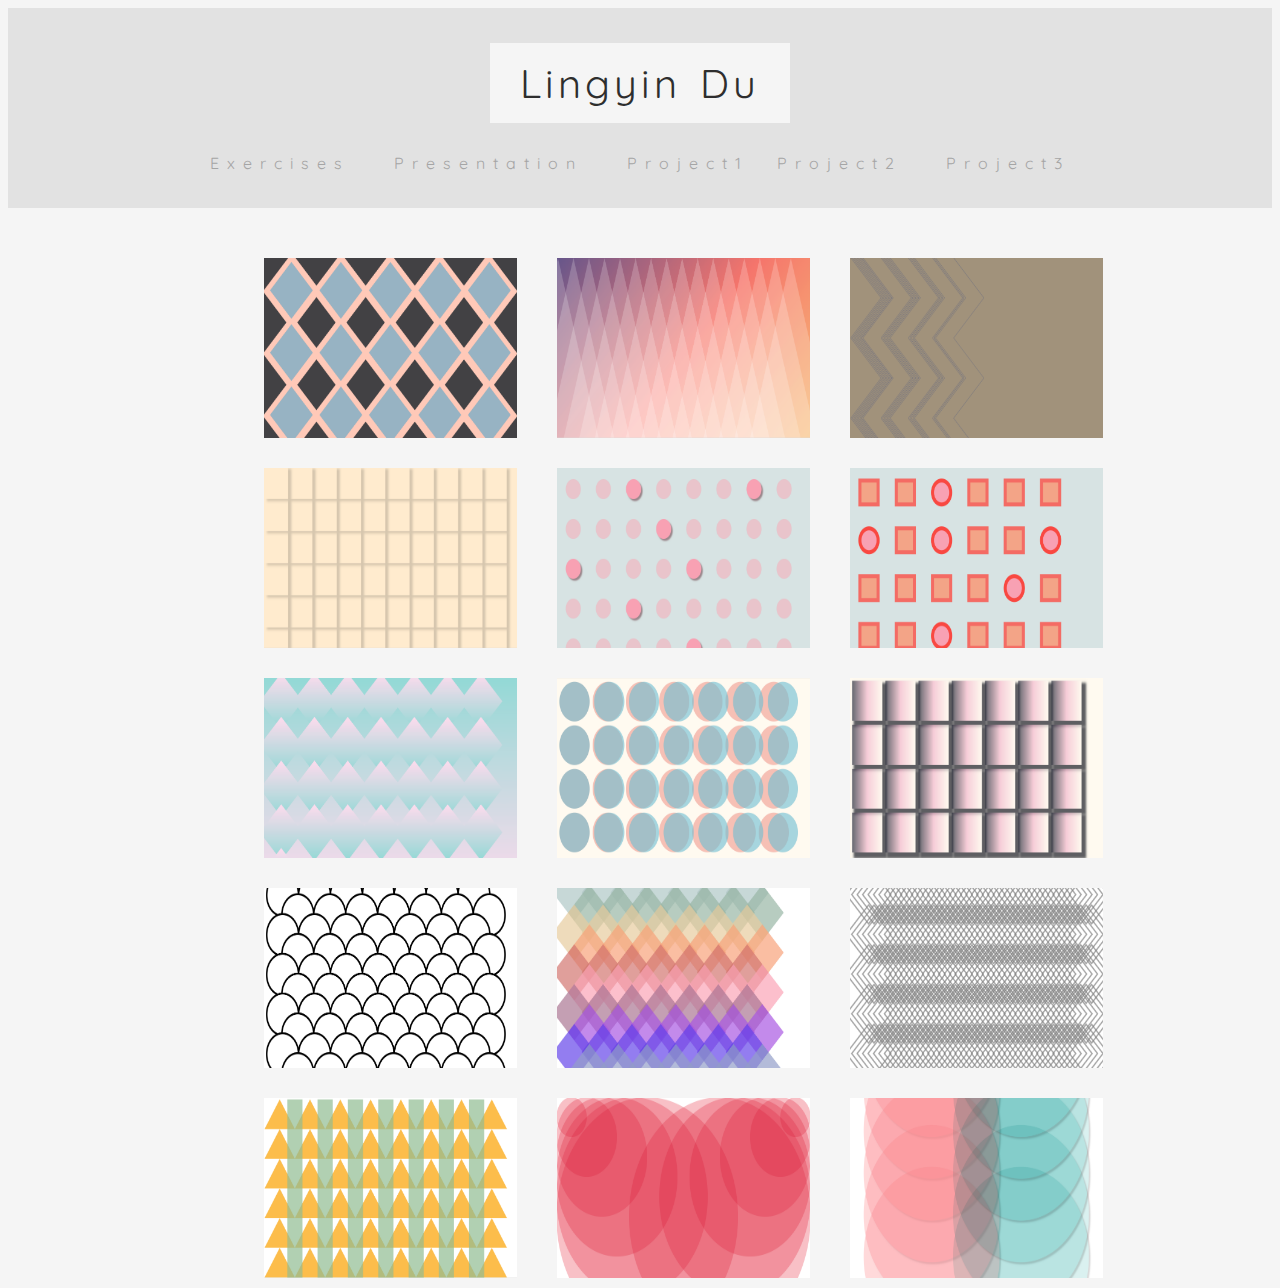
<file: index.html>
<!DOCTYPE html>
<html>

<head>
    <title>Lingyin Homepage</title>
    <meta charset="utf-8" />
    <link rel="stylesheet" href="./main.css" type="text/css" />
    <link rel="stylesheet" href="https://fonts.googleapis.com/css?family=Quicksand">
    <style type="text/css">
   
    </style>
</head>

<body>
    <div id="head">
        <div>
      <span>
      Lingyin Du 
    </span>
    </div>
        <div id="nav">
        <ui>
            <li><a href="button/index.html">Exercises &nbsp</a></li>
            <li><a href="presentation.html">Presentation &nbsp</a></li>
            <li id="one"><a href="index.html">Project1&nbsp</a></li>
            <li><a href="boolean/index.html">Project2 &nbsp</a></li>
            <li><a href="text/index.html">Project3</a></li>
        </ui>
    </div>
    </div>   
    
    <div id="pics">
        <ul>
            <li><a href="patterns/pattern-1/pattern-1.html"><img src="pics/1.png"></a></li>
            <li><a href="patterns/pattern-2/pattern-2.html"><img src="pics/2.png"></a></li>
            
            <li><a href="patterns/pattern-3/pattern-3.html"><img src="pics/3.png"></a></li>
            
            <li><a href="patterns/pattern-5/pattern-5.html"><img src="pics/4.png"></a></li>
            
            <li><a href="patterns/pattern-5/pattern-5.html"><img src="pics/5.png"></a></li>
            
            <li><a href="patterns/pattern-6/pattern-6.html"><img src="pics/6.png"></a></li>
            
            <li><a href="patterns/pattern-7/pattern-7.html"><img src="pics/7.png"></a></li>
            
            <li><a href="patterns/pattern-8/pattern-8.html"><img src="pics/8.png"></a></li>
                
            <li><a href="patterns/pattern-9/pattern-9.html"><img src="pics/9.png"></a></li>
            
            <li><a href="patterns/pattern-10/pattern-10.html"><img src="pics/10.png"></a></li>
            
            <li><a href="patterns/pattern-11/pattern-11.html"><img src="pics/11.png"></a></li>
            
            <li><a href="patterns/pattern-12/pattern-12.html"><img src="pics/12.png"></a></li>
            
            <li><a href="patterns/pattern-13/pattern-13.html"><img src="pics/13.png"></a></li>
            
            <li><a href="patterns/pattern-14/pattern-14.html"><img src="pics/14.png"></a></li>
            
            <li><a href="patterns/pattern-15/pattern-15.html"><img src="pics/15.png"></a></li>
        </ul>
   
    
    </div>
 

 
</body>
</html>
</file>
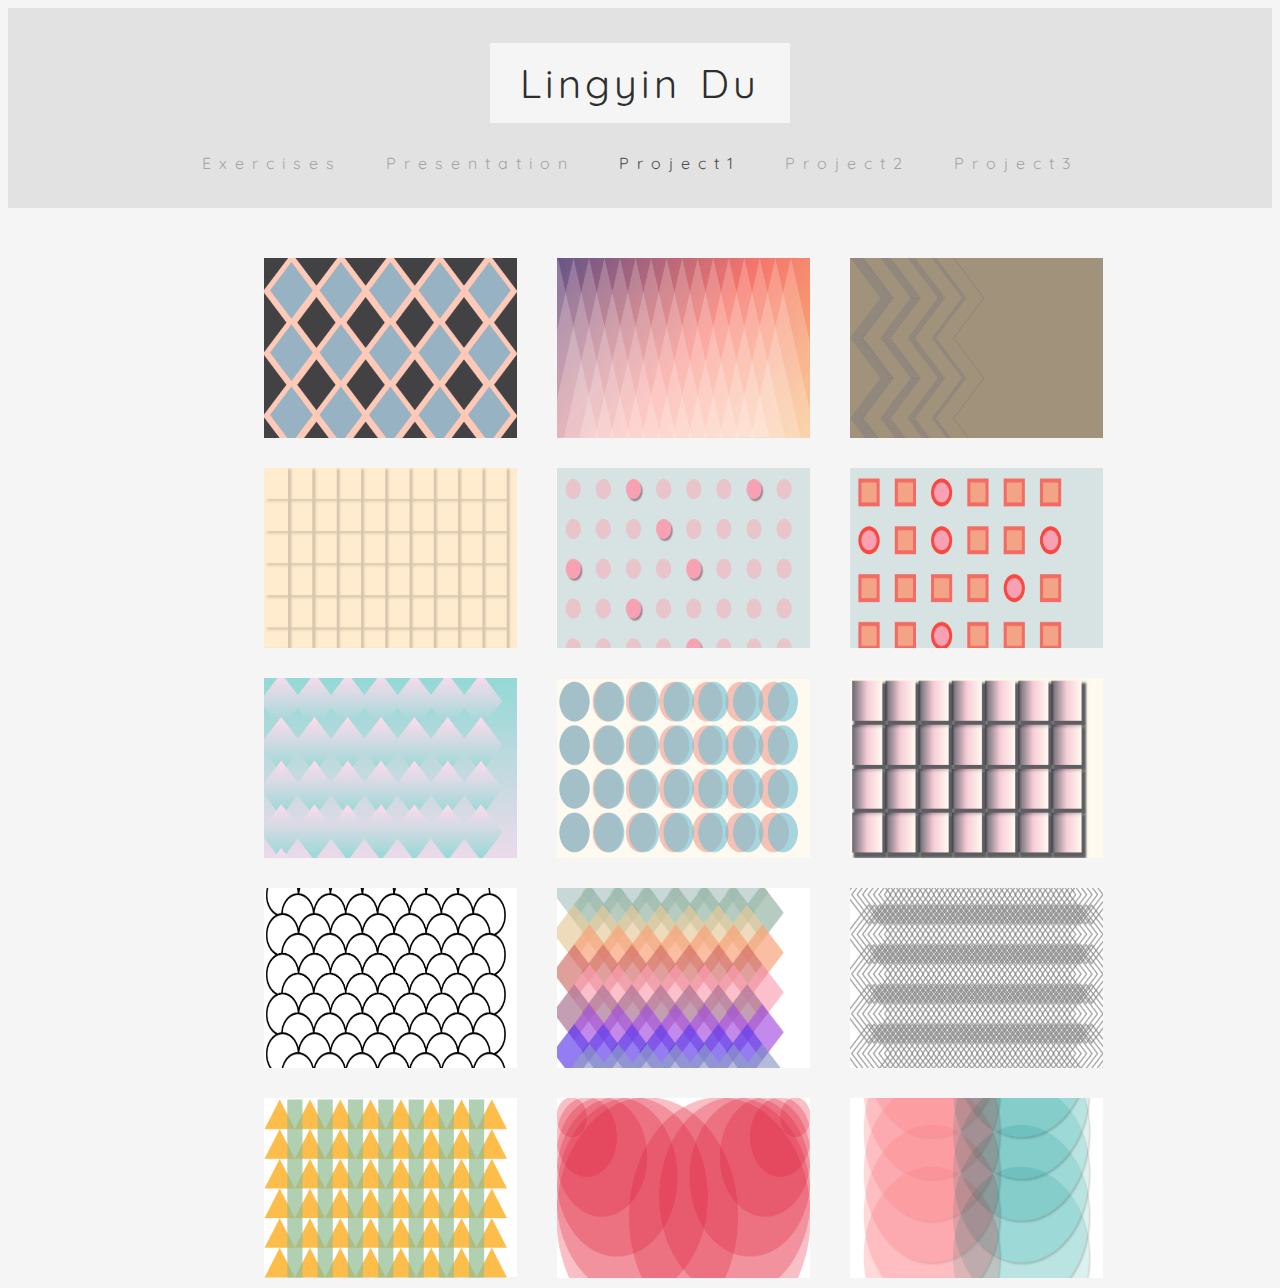
<file: previous version/index.html>
<!DOCTYPE html>
<html>

<head>
    <title>Lingyin Homepage</title>
    <meta charset="utf-8" />
    <link rel="stylesheet" href="./main.css" type="text/css" />
    <link rel="stylesheet" href="https://fonts.googleapis.com/css?family=Quicksand">
    <style type="text/css">
   
    </style>
</head>

<body>
    <div id="head">
        <div>
      <span>
      Lingyin Du 
    </span>
    </div>
        <div id="nav">
        <ui>
            <li><a href="#">Exercises &nbsp</a></li>
            <li><a href="#">Presentation &nbsp</a></li>
            <li id="one">Project1 &nbsp</li>
            <li><a href="#">Project2 &nbsp</a></li>
            <li><a href="#">Project3</a></li>
        </ui>
    </div>
    </div>   
    
    <div id="pics">
        <ul>
            <li><a href="patterns/pattern-1/pattern-1.html"><img src="pics/1.png"></a></li>
            <li><a href="patterns/pattern-2/pattern-2.html"><img src="pics/2.png"></a></li>
            
            <li><a href="patterns/pattern-3/pattern-3.html"><img src="pics/3.png"></a></li>
            
            <li><a href="patterns/pattern-5/pattern-5.html"><img src="pics/4.png"></a></li>
            
            <li><a href="patterns/pattern-5/pattern-5.html"><img src="pics/5.png"></a></li>
            
            <li><a href="patterns/pattern-6/pattern-6.html"><img src="pics/6.png"></a></li>
            
            <li><a href="patterns/pattern-7/pattern-7.html"><img src="pics/7.png"></a></li>
            
            <li><a href="patterns/pattern-8/pattern-8.html"><img src="pics/8.png"></a></li>
                
            <li><a href="patterns/pattern-9/pattern-9.html"><img src="pics/9.png"></a></li>
            
            <li><a href="patterns/pattern-10/pattern-10.html"><img src="pics/10.png"></a></li>
            
            <li><a href="patterns/pattern-11/pattern-11.html"><img src="pics/11.png"></a></li>
            
            <li><a href="patterns/pattern-12/pattern-12.html"><img src="pics/12.png"></a></li>
            
            <li><a href="patterns/pattern-13/pattern-13.html"><img src="pics/13.png"></a></li>
            
            <li><a href="patterns/pattern-14/pattern-14.html"><img src="pics/14.png"></a></li>
            
            <li><a href="patterns/pattern-15/pattern-15.html"><img src="pics/15.png"></a></li>
        </ul>
   
    
    </div>
 

 
</body>
</html>
</file>
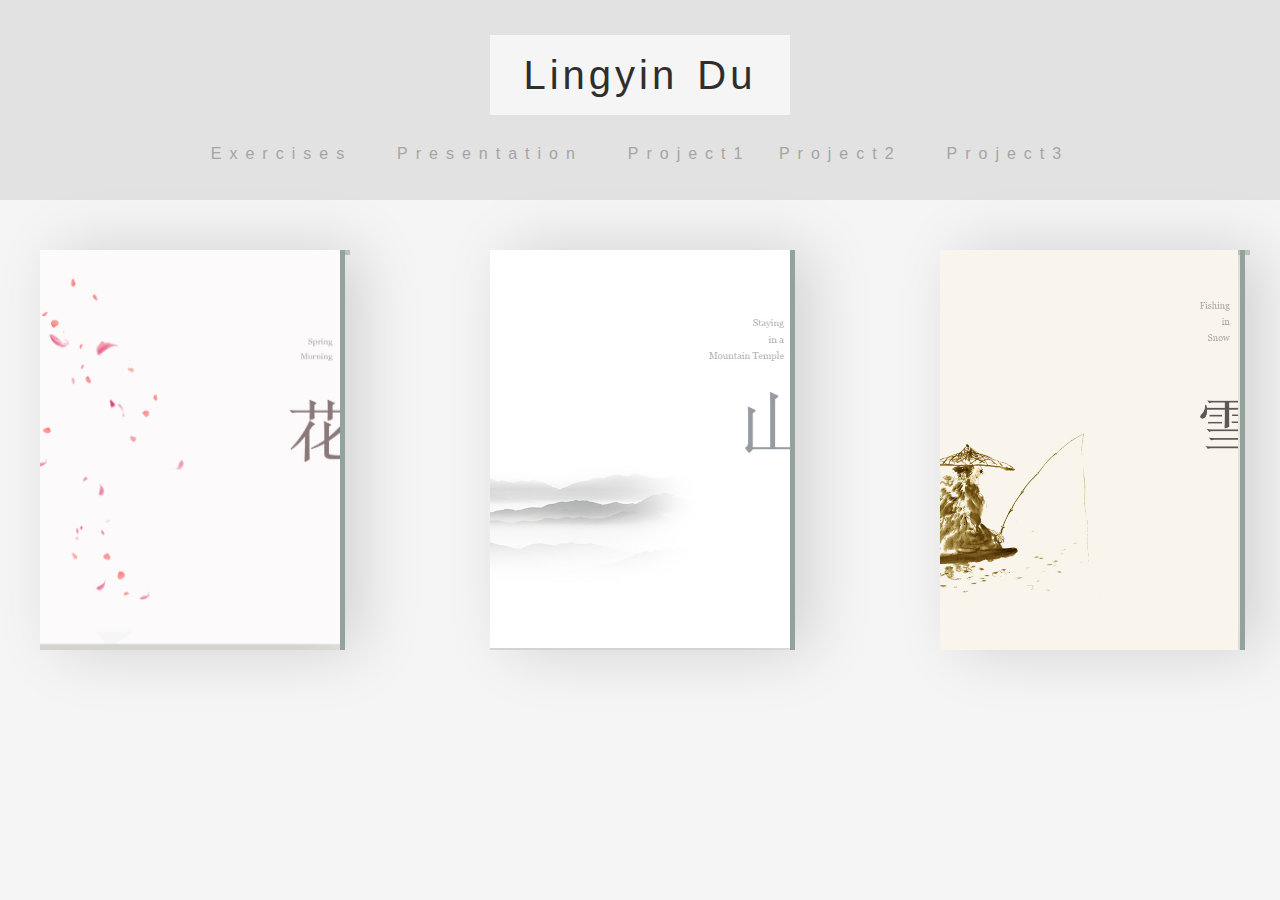
<file: text/index.html>
<!DOCTYPE html>
<html lang="en" >

<head>
  <meta charset="UTF-8">
  <title></title>
  <link href="https://fonts.googleapis.com/css?family=Playfair+Display" rel="stylesheet">
  
      <link rel="stylesheet" href="css/style.css">
    <link rel="stylesheet" href="../main.css" type="text/css" />

  
</head>

<body>
    <div id="head">
        <div>
      <span>
      Lingyin Du 
    </span>
    </div>
        <div id="nav">
        <ui>
            <li><a href="../button/index.html">Exercises &nbsp</a></li>
            <li><a href="../presentation.html">Presentation &nbsp</a></li>
            <li><a href="../index.html">Project1&nbsp</a></li>
            <li><a href="../boolean/index.html">Project2 &nbsp</a></li>
            <li><a href="../text%2520interaction/index.html">Project3</a></li>
        </ui>
    </div>
    </div>   
    <h1>
    古诗
    </h1>
    
    <div class="card2">
		<div class="imgBox">
			<div class="bark"></div>
			<img src="img/Spring%20Morning.jpg">
		</div>
		<div class="details">
            
			<div class="chinese">
            
			<h4 class="color1">春晓</h4>
            
			<p>春眠不觉晓，</p>
			<p>处处闻啼鸟。</p>
			<p>夜来风雨声，</p>
			<p>花落知多少。</p>
            </div>
            
            <div class="english">
            <h5 class="color2 margin">Spring Morning</h5>
			<p>This spring morning in bed I'm lying,</p>
			<p>Not to awake till birds are crying.</p>
			<p>After one night of wind and showers,</p>
			<p>How many are the fallen flowers?</p>
            </div>
		</div>
	</div>



    
  	<div class="card">
		<div class="imgBox">
			<div class="bark"></div>
			<img src="img/temple.jpg">
		</div>
		<div class="details">
            
			<div class="chinese">
            <h4 class="color1">夜宿山寺</h4>
               
			<p>危楼高百尺，</p>
			<p>手可摘星辰。</p>
			<p>不敢高声语，</p>
			<p>恐惊天上人。</p>
                </div>
            
            <div class="english">
            <h5 class="color2 margin">Staying in a Temple</h5>
			<p>Its tower is one hundred feet high.</p>
			<p>You could reach out and pluck a star.</p>
			<p>We all spoke in hushed voices,</p>
			<p>Lest we disturb the folks up above.</p>

		</div>
        </div>
	</div>
    
         <div class="card3" >
		<div class="imgBox">
			<div class="bark"></div>
			<img src="img/Fishing%20in%20Snow.jpg">
		</div>
		<div class="details">
            
            <div class="chinese">
			<h4 class="color1">江雪</h4>
			<p>千山鸟飞绝，</p>
			<p>万径人踪灭。</p>
			<p>孤舟蓑笠翁，</p>
			<p>独钓寒江雪。</p>
            </div>
                
            <div class="english">
            <h5 class="color2 margin">Fishing in Snow</h5>
			<p>From hill to hill no bird in flight,</p>
			<p>From path to path no   man in sight.</p>
			<p>A lonely fisherman afloat,</p>
			<p>Is fishing snow in lonely boat.</p>
            </div>
		</div>
	</div>
  
  

    <script  src="js/index.js"></script>




</body>

</html>
</file>
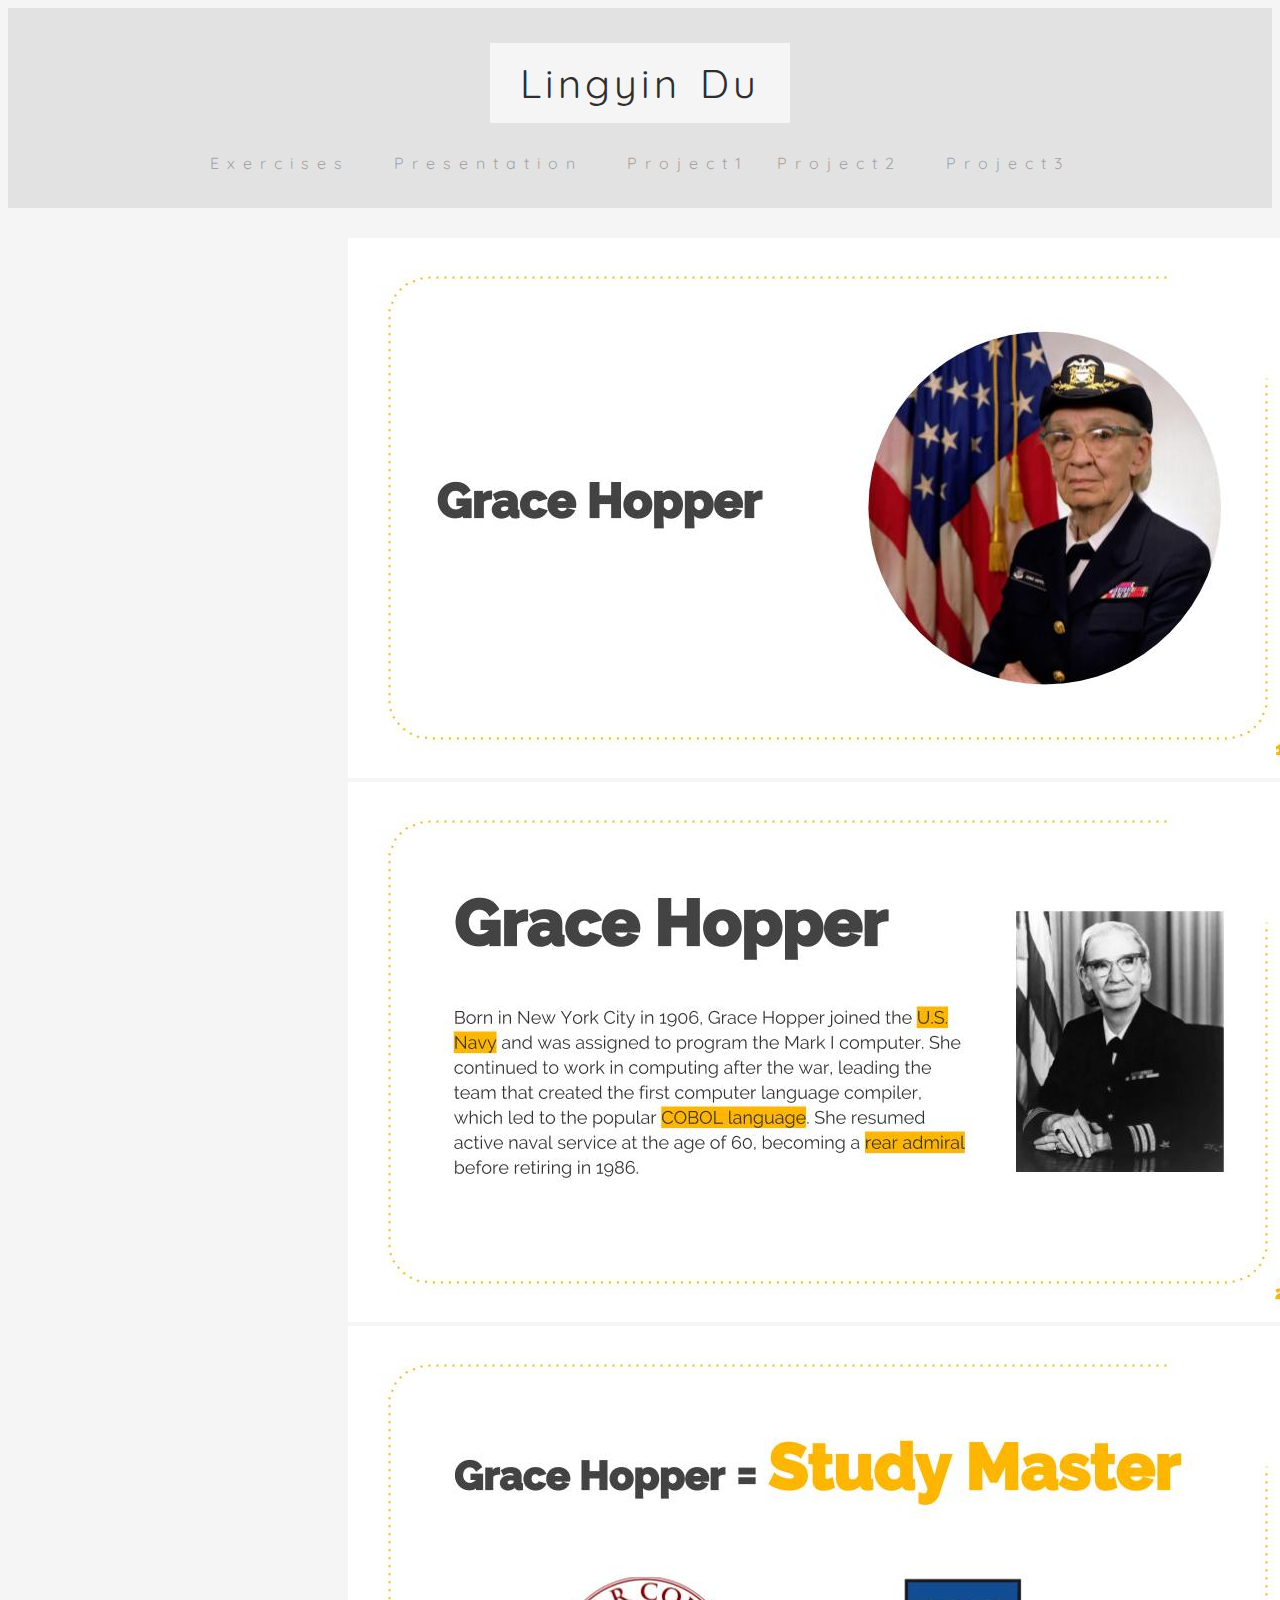
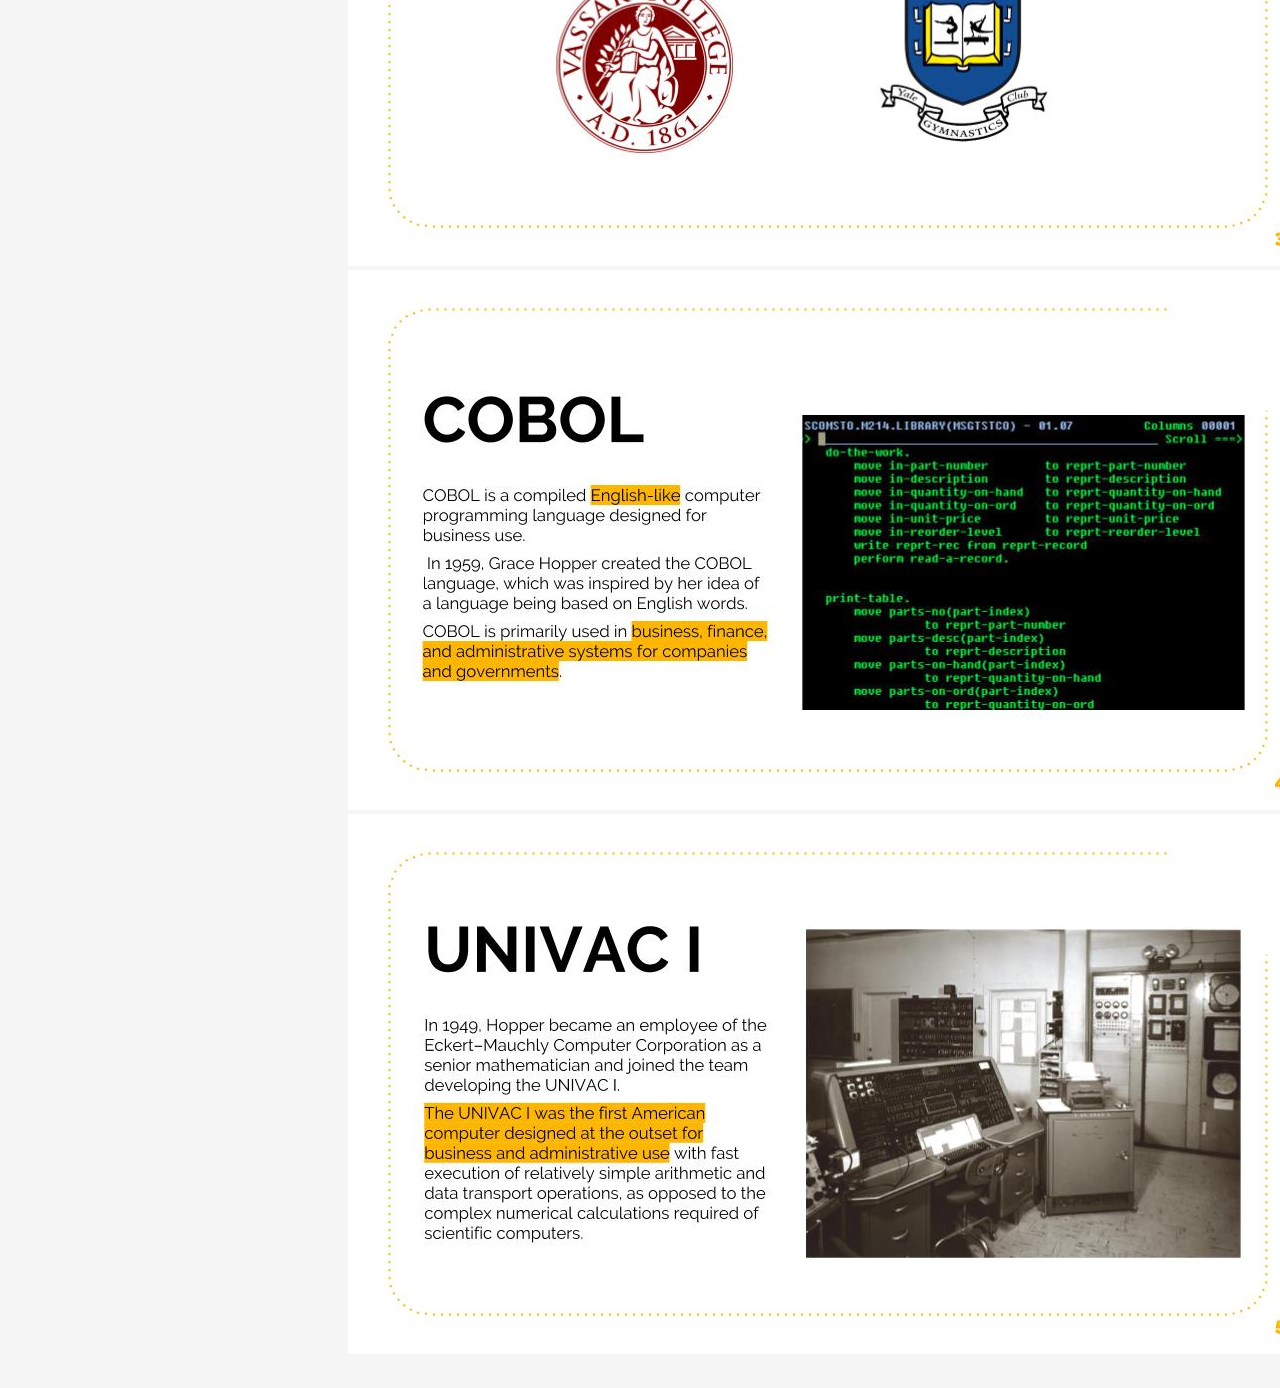
<file: presentation.html>
<!DOCTYPE html>
<html>

<head>
    <title>Lingyin Homepage</title>
    <meta charset="utf-8" />
    <link rel="stylesheet" href="./main.css" type="text/css" />
    <link rel="stylesheet" href="https://fonts.googleapis.com/css?family=Quicksand">
    <style type="text/css">
   
    </style>
</head>

<body>
    <div id="head">
        <div>
      <span>
      Lingyin Du 
    </span>
    </div>
        <div id="nav">
        <ui>
            <li><a href="button/index.html">Exercises &nbsp</a></li>
            <li><a href="presentation.html">Presentation &nbsp</a></li>
            <li id="one"><a href="index.html">Project1&nbsp</a></li>
            <li><a href="boolean/index.html">Project2 &nbsp</a></li>
            <li><a href="text/index.html">Project3</a></li>
        </ui>
    </div>
    </div>   
    
    <div id="grace">
        <ul>
            <li><img src="pics/g1.jpg"></li>
            <li><img src="pics/g2.jpg"></li>
            
            <li><img src="pics/g3.jpg"></li>
            
            <li><img src="pics/g4.jpg"></li>
            
            <li><img src="pics/g5.jpg"></li>
            
            
        </ul>
   
    
    </div>
 

 
</body>
</html>
</file>
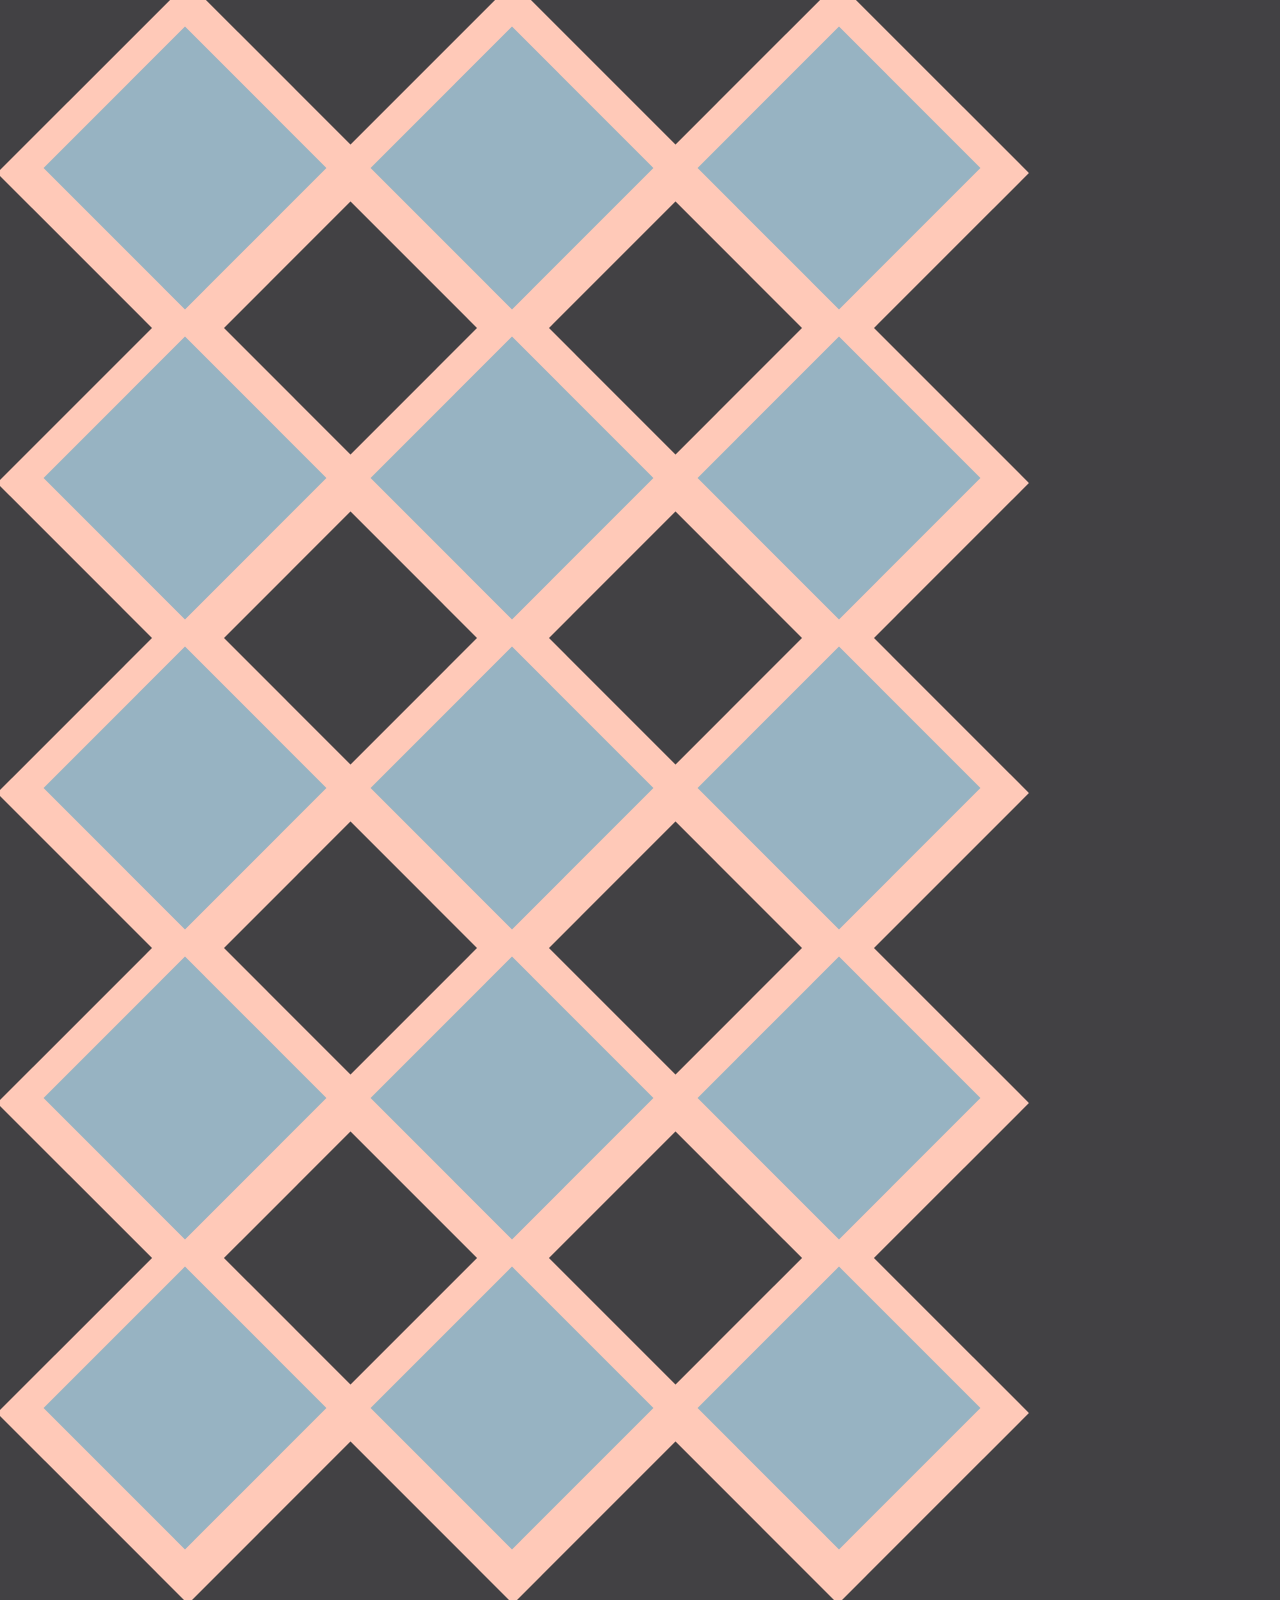
<file: patterns/pattern-1/pattern-1.html>
<html>
<head>
    <title>
    pattern-1
    </title>
    <link rel="stylesheet" href="style.css">
</head>
<body>
    <div id="diamond">
    <div>
        </div>
         <div>
        </div> 
        <div>
        </div> 
        <div>
        </div>
        <div>
        </div> 
        <div>
        </div> 
        <div>
        </div> 
        <div>
        </div> 
            <div>
        </div> 
        <div>
        </div> 
        <div>
        </div> 
        <div>
        </div> 
        <div>
        </div>
             <div>
        </div>
             <div>
        </div>
        
 </div>
     <div id="pink">
    <div>
        </div>
         <div>
        </div> 
        <div>
        </div> 
        <div>
        </div>
        <div>
        </div> 
        <div>
        </div> 
        <div>
        </div> 
        <div>
        </div> 
            <div>
        </div> 
        <div>
        </div> 
        <div>
        </div> 
        <div>
        </div> 
        <div>
        </div>
             <div>
        </div>
             <div>
        </div>
        
 </div>
 </body>






</html>
</file>
<file: main.css>
body{
background-color: whitesmoke;
}

li{
display: inline;
}



h2{
font-family: 'Quicksand', sans-serif;
font-weight: normal;
font-size: 30px;
color: #897967;
}

h3{
font-family: 'Quicksand', sans-serif;
font-weight: normal;
font-size: 20px;
color: #897967;
}


#head{
position: relative;
width: 100%;
height: 200px;
background-color: #e2e2e2;
text-align: center;
letter-spacing: 4px;
word-spacing: 4px;
}

#head span{
width: 300px;
height: 80px;
line-height: 80px;
font-family: 'Quicksand', sans-serif;
font-size:40px;
color: #2e2e2e;
background-color: whitesmoke;
margin-top: 35px;
display: inline-block;
}

#head ul{
position: relative;
width: 300px;
height: 50px;
list-style-type: none;
text-align: center;
margin-top: 10px;

}

#head li{
display: inline-block;   
font-family: 'Quicksand', sans-serif;
color:#a5a5a5;
margin-top: 30px;
letter-spacing: 8px;
}

#head #nav #one{
    color: #4b4b4b;
}

 #head li a:hover{color: #4b4b4b;}
a{ text-decoration:none; color:#a5a5a5;}

#pics{
    position: relative;
    width: 80%;
    margin: auto;
}


#pics ul{
    width: 100%;
    height: :100%;
    margin: 30px 10px 30px 70px;
}

#pics li{
    list-style: none;
    float: left;
    width: 25%;
    height: 180px;
    overflow: hidden;
    padding:20px 20px 10px 20px;
}

#pics ul li img{
    width:100%;
    height:100%;
    box-shadow: #a5a5a5;
}

#pics img{
    
    transition: 0.6s; }

#pics img:hover{
   transform-origin: center;
    transform-style: preserve-3d;
    transform: scale(1.4);
    box-shadow: #a5a5a5;
}

#grace ul{
 width: 100%;
    height: :100%;
    margin: 30px 300px 30px 300px;
}
</file>
<file: previous version/main.css>
body{
background-color: whitesmoke;
}

li{
display: inline;
}



h2{
font-family: 'Quicksand', sans-serif;
font-weight: normal;
font-size: 30px;
color: #897967;
}

h3{
font-family: 'Quicksand', sans-serif;
font-weight: normal;
font-size: 20px;
color: #897967;
}


#head{
position: relative;
width: 100%;
height: 200px;
background-color: #e2e2e2;
text-align: center;
letter-spacing: 4px;
word-spacing: 4px;
}

#head span{
width: 300px;
height: 80px;
line-height: 80px;
font-family: 'Quicksand', sans-serif;
font-size:40px;
color: #2e2e2e;
background-color: whitesmoke;
margin-top: 35px;
display: inline-block;
}

#head ul{
position: relative;
width: 300px;
height: 50px;
list-style-type: none;
text-align: center;
margin-top: 10px;

}

#head li{
display: inline-block;   
font-family: 'Quicksand', sans-serif;
color:#a5a5a5;
margin-top: 30px;
letter-spacing: 8px;
}

#head #nav #one{
    color: #4b4b4b;
}

 #head li a:hover{color: #4b4b4b;}
a{ text-decoration:none; color:#a5a5a5;}

#pics{
    position: relative;
    width: 80%;
    margin: auto;
}

#pics ul{
    width: 100%;
    height: :100%;
    margin: 30px 10px 30px 70px;
}

#pics li{
    list-style: none;
    float: left;
    width: 25%;
    height: 180px;
    overflow: hidden;
    padding:20px 20px 10px 20px;
}

#pics ul li img{
    width:100%;
    height:100%;
}

#pics img{
    
    transition: 0.6s; }

#pics img:hover{
   transform-origin: center;
    transform-style: preserve-3d;
    transform: scale(1.4);
    box-shadow: #a5a5a5;
}
</file>
<file: text/css/style.css>
body {
  background: #f0f2ed; 
	margin: 0px;
	padding: 0px;
}



h1{
    text-align: center;
    color: #605666;
    font-size: 100px;
    margin-top: 70px;
    font-family: 'WenYue-QingLongTi-NC-W5', serif ;
}
h4 {
	font-size: 18px;
	line-height: 1px;
	font-family: 'Kaiti SC', serif ;
}
h5{
    font-size: 14px;
    line-height: 0px;
	font-family: 'Georgia', serif ;
    text-align:left;
    padding-bottom: -20px;
}

.color1{color:#605666}
.color2{color:#605666}

.margin {
	margin-bottom: 23px;
/*    the margine inside the book*/
}

.card {
	color: #605666; 
	position: absolute;
	top: 50%;
	left: 50%;
	width: 300px;
	height: 400px;
	background: #f8f7f1;
	transform-style: preserve-3d;
	transform: translate(-50%,-50%) perspective(2000px);
	box-shadow: inset 300px 0 50px rgba(0,0,0,.15), 20px 0 60px rgba(0,0,0,.15);
	transition: 1s;
}

.card:hover {
	transform: translate(-50%,-50%) perspective(2000px) rotate(0deg) scale(1.3);
	box-shadow: inset 20px 0 50px rgba(0,0,0,.2), 0 10px 100px rgba(0,0,0,.2);
}

.card:before {
	content:'';
	position: absolute;
	top: 0px;
	left: 0;
	width: 100%;
	height: 5px;
	background: #BAC1BA;
	transform-origin: bottom;
}

.card:after {
	content: '';
	position: absolute;
	top: 0;
	right: -5px;
	width: 5px;
	height: 100%;
	background: #92A29C;
	transform-origin: left;
/*	transform: skewY(-0deg);*/
}

.card .imgBox {
	width: 100%;
	height: 100%;
	position: relative;
	transform-origin: left;
	transition: .7s;
}

.card .bark {
	position: absolute;
	background: #e0e1dc;
	width: 100%;
	height: 100%;
	opacity: 0;
	transition: .7s;
}

.card .imgBox img {
	max-width: 300px;
	max-height: 400px;
}

.card:hover .imgBox {
	transform: rotateY(-130deg);
}

.card:hover .bark {
	opacity: 0.7;
	transition: .6s;
  box-shadow: 300px 200px 100px rgba(0, 0, 0, .1) ;
}

.card .details {
	position: absolute;
	top: 0;
	left: 0;
/*	box-sizing: border-box;*/
	padding: 0 0 0 30px;
	z-index: -10;
	margin-top: 30px;
}

.card .details .english {
	font-size: 10px;
	line-height: 8px;
	padding: -40px 0 -10px 10px;
    text-align: left;
}

.card .details .chinese {
    font-family: "Kaiti SC";
	font-size: 15px;
	line-height: 8px;
	padding: 20px 0 5px 120px;
    text-align: right;
    writing-mode:vertical-rl;
    letter-spacing: 15px;
}

.card .details h4 {
	text-align: left;
}



/*card2*/
.card2{
    color: #605666; 
	position: absolute;
	top: 50%;
	left: 50%;
	width: 300px;
	height: 400px;
	background: #f8f7f1;
	transform-style: preserve-3d;
	transform: translate(-200%,-50%) perspective(2000px);
	box-shadow: inset 300px 0 50px rgba(0,0,0,.15), 20px 0 60px rgba(0,0,0,.15);
	transition: 1s;
}


.card2:hover {
	transform: translate(-200%,-50%) perspective(2000px) rotate(0deg) scale(1.3);
	box-shadow: inset 20px 0 50px rgba(0,0,0,.2), 0 10px 100px rgba(0,0,0,.2);
}

.card2:before {
	content:'';
	position: absolute;
	top: 0px;
	left: 10px;
	width: 100%;
	height: 5px;
	background: #BAC1BA;
	transform-origin: bottom;
/*	transform: skewX(-15deg);*/
}

.card2:after {
	content: '';
	position: absolute;
	top: 0;
	right: -5px;
	width: 5px;
	height: 100%;
	background: #92A29C;
	transform-origin: left;
/*	transform: skewY(-0deg);*/
}

.card2 .imgBox {
	width: 100%;
	height: 100%;
	position: relative;
	transform-origin: left;
	transition: .7s;
}

.card2 .bark {
	position: absolute;
	background: #e0e1dc;
	width: 100%;
	height: 100%;
	opacity: 0;
	transition: .7s;
}

.card2 .imgBox img {
	max-width: 300px;
	max-height: 400px;
}

.card2:hover .imgBox {
	transform: rotateY(-130deg);
}

.card2:hover .bark {
	opacity: 0.7;
	transition: .6s;
  box-shadow: 300px 200px 100px rgba(0, 0, 0, .1) ;
}

.card2 .details {
	position: absolute;
	top: 0;
	left: 0;
/*	box-sizing: border-box;*/
	padding: 0 0 0 30px;
	z-index: -10;
	margin-top: 30px;
}

.card2 .details .english {
	font-size: 10px;
	line-height: 8px;
	padding: -40px 0 -10px 10px;
    text-align: left;
}

.card2 .details .chinese {
    font-family: "Kaiti SC";
	font-size: 15px;
	line-height: 8px;
	padding: 30px 0 5px 120px;
    text-align: right;
    writing-mode:vertical-rl;
    letter-spacing: 15px;
}

.card2 .details h4 {
	text-align: left;
}

/*card3*/

.card3{
    color: #605666; 
	position: absolute;
	top: 50%;
	left: 50%;
	width: 300px;
	height: 400px;
	background: #f8f7f1;
	transform-style: preserve-3d;
	transform: translate(100%,-50%) perspective(2000px);
	box-shadow: inset 300px 0 50px rgba(0,0,0,.15), 20px 0 60px rgba(0,0,0,.15);
	transition: 1s;
}


.card3:hover {
	transform: translate(100%,-50%) perspective(2000px) rotate(0deg) scale(1.3);
	box-shadow: inset 20px 0 50px rgba(0,0,0,.2), 0 10px 100px rgba(0,0,0,.2);
}

.card3:before {
	content:'';
	position: absolute;
	top: 0px;
	left: 10px;
	width: 100%;
	height: 5px;
	background: #BAC1BA;
	transform-origin: bottom;
/*	transform: skewX(-15deg);*/
}

.card3:after {
	content: '';
	position: absolute;
	top: 0;
	right: -5px;
	width: 5px;
	height: 100%;
	background: #92A29C;
	transform-origin: left;
/*	transform: skewY(-0deg);*/
}

.card3 .imgBox {
	width: 100%;
	height: 100%;
	position: relative;
	transform-origin: left;
	transition: .7s;
}

.card3 .bark {
	position: absolute;
	background: #e0e1dc;
	width: 100%;
	height: 100%;
	opacity: 0;
	transition: .7s;
}

.card3 .imgBox img {
	max-width: 300px;
	max-height: 400px;
}

.card3:hover .imgBox {
	transform: rotateY(-130deg);
}

.card3:hover .bark {
	opacity: 0.7;
	transition: .6s;
  box-shadow: 300px 200px 100px rgba(0, 0, 0, .1) ;
}

.card3 .details {
	position: absolute;
	top: 0;
	left: 0;
/*	box-sizing: border-box;*/
	padding: 0 0 0 30px;
	z-index: -10;
	margin-top: 30px;
}

.card3 .details .english {
	font-size: 10px;
	line-height: 8px;
	padding: -40px 0 -10px 10px;
    text-align: left;
}

.card3 .details .chinese {
    font-family: "Kaiti SC";
	font-size: 15px;
	line-height: 8px;
	padding: 30px 0 5px 120px;
    text-align: right;
    writing-mode:vertical-rl;
    letter-spacing: 15px;
}

.card3 .details h4 {
	text-align: left;
}
</file>
<file: patterns/pattern-1/style.css>
body{
    background-color:#424144;
}
#diamond{
   align:center;
}
#diamond div{
    width: 270px;
    height: 270px;
    background-color: #ffc9b8;
    float: left;
     margin: 30px 10px 10px 45px;
/* Rotate */
   transform: rotate(-45deg);
}      
#pink{
    position: absolute;
    align:center;
}
#pink div{
    width: 200px;
    height: 200px;
    background-color:#97b3c2;
    float:left;
     margin: 60px 50px 50px 77px;
/* Rotate */
   transform: rotate(-45deg);
}
</file>
